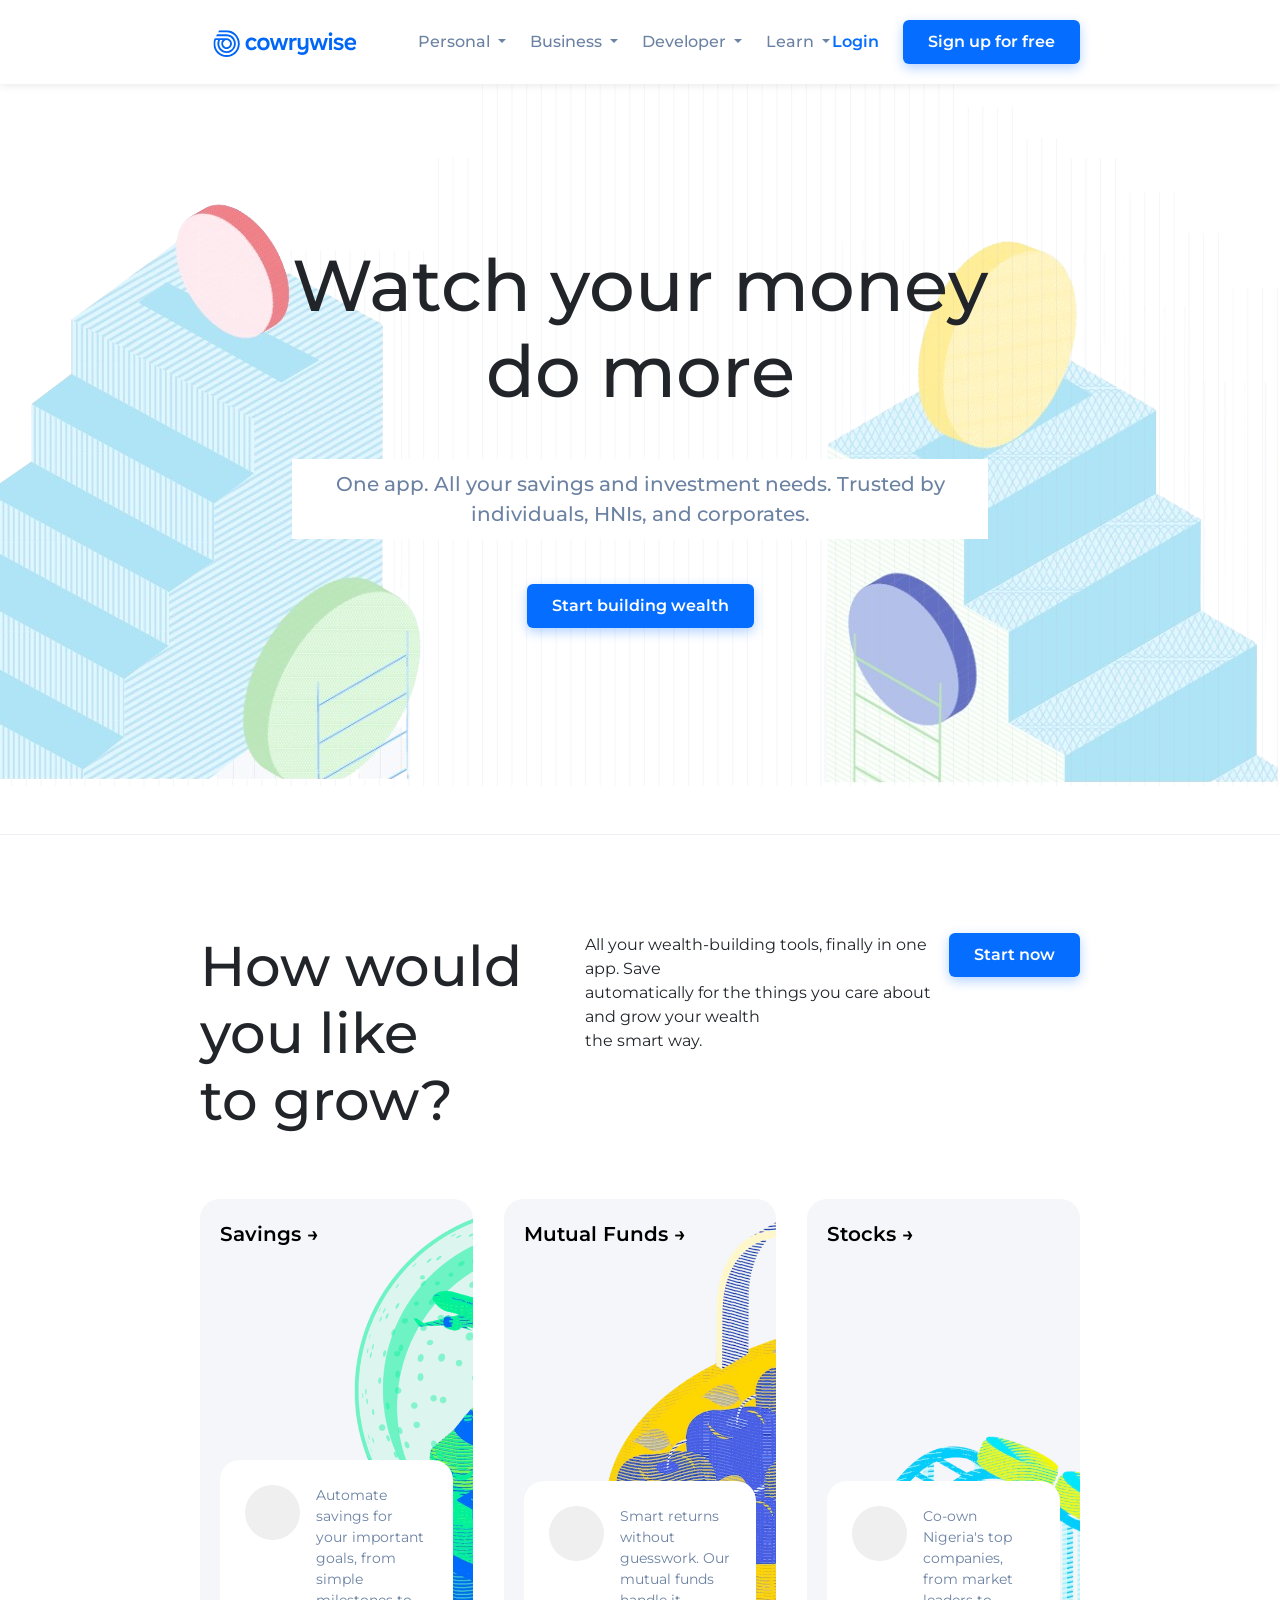
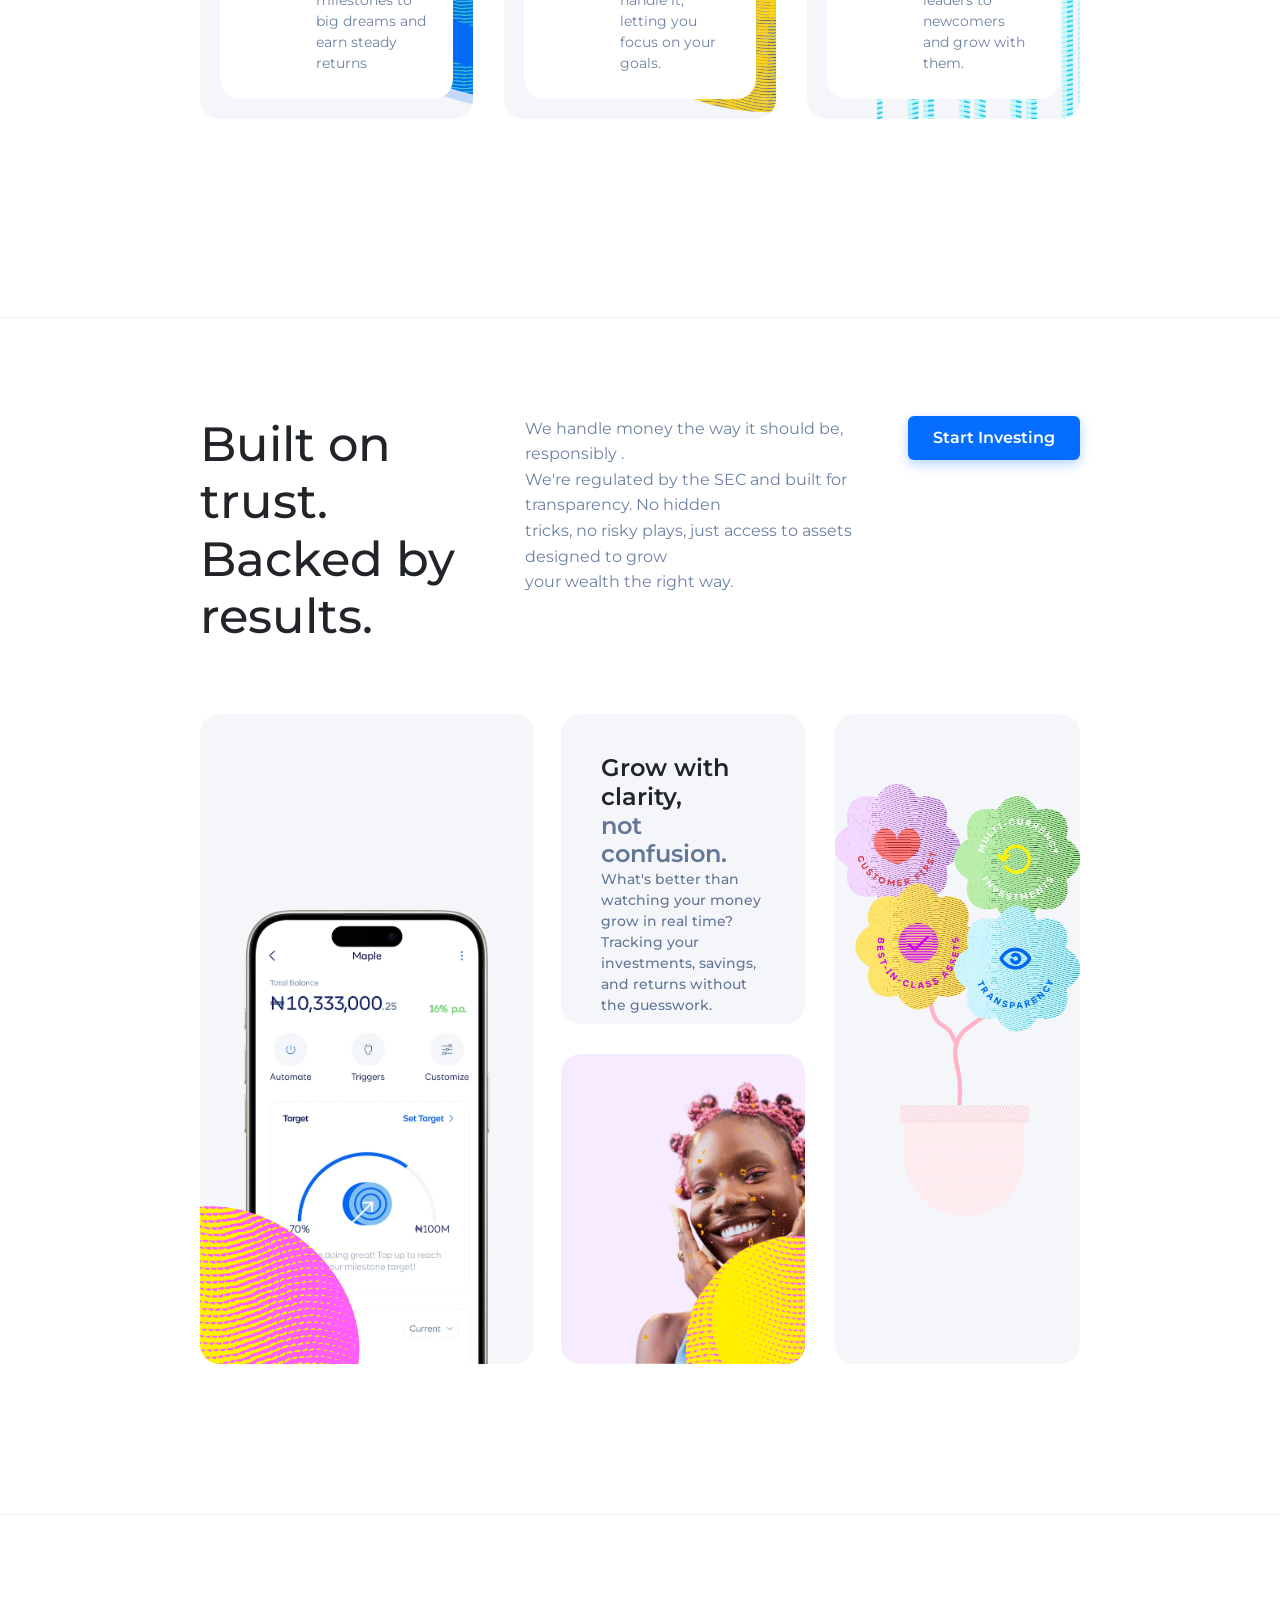
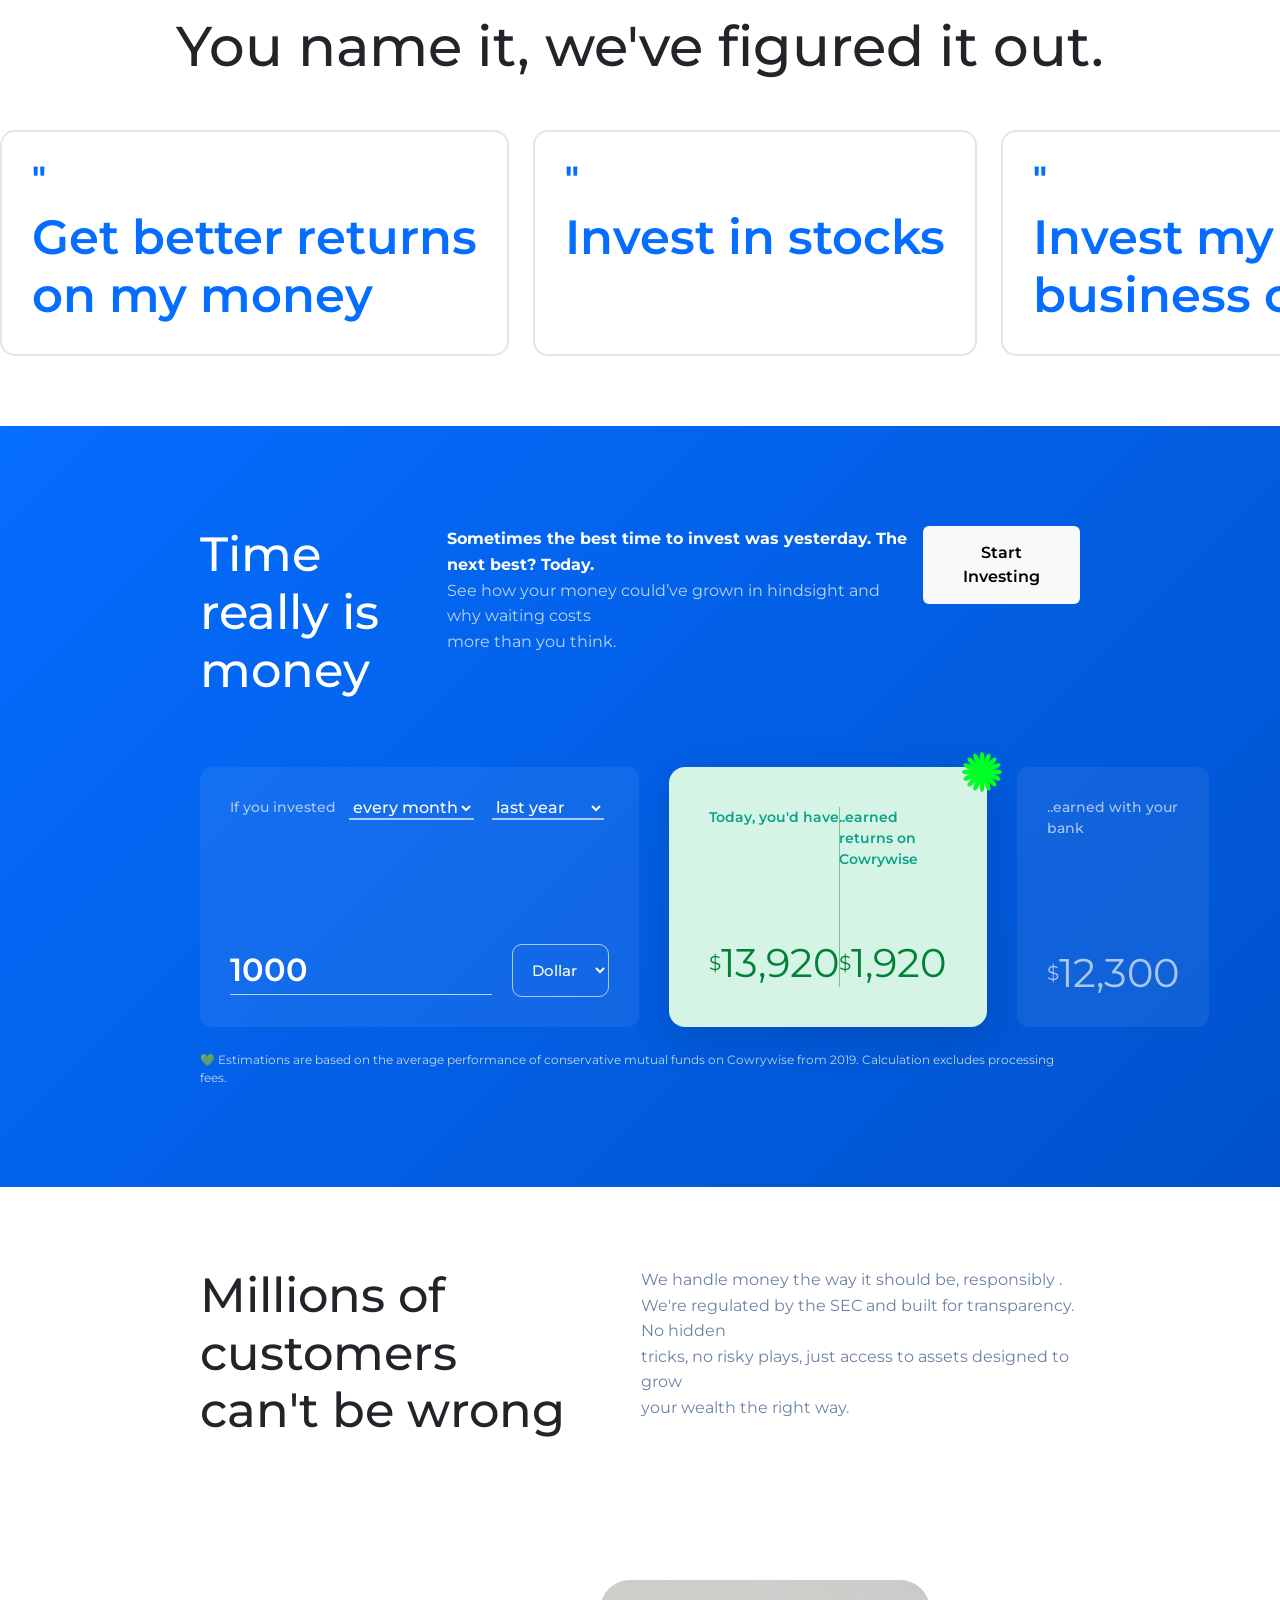
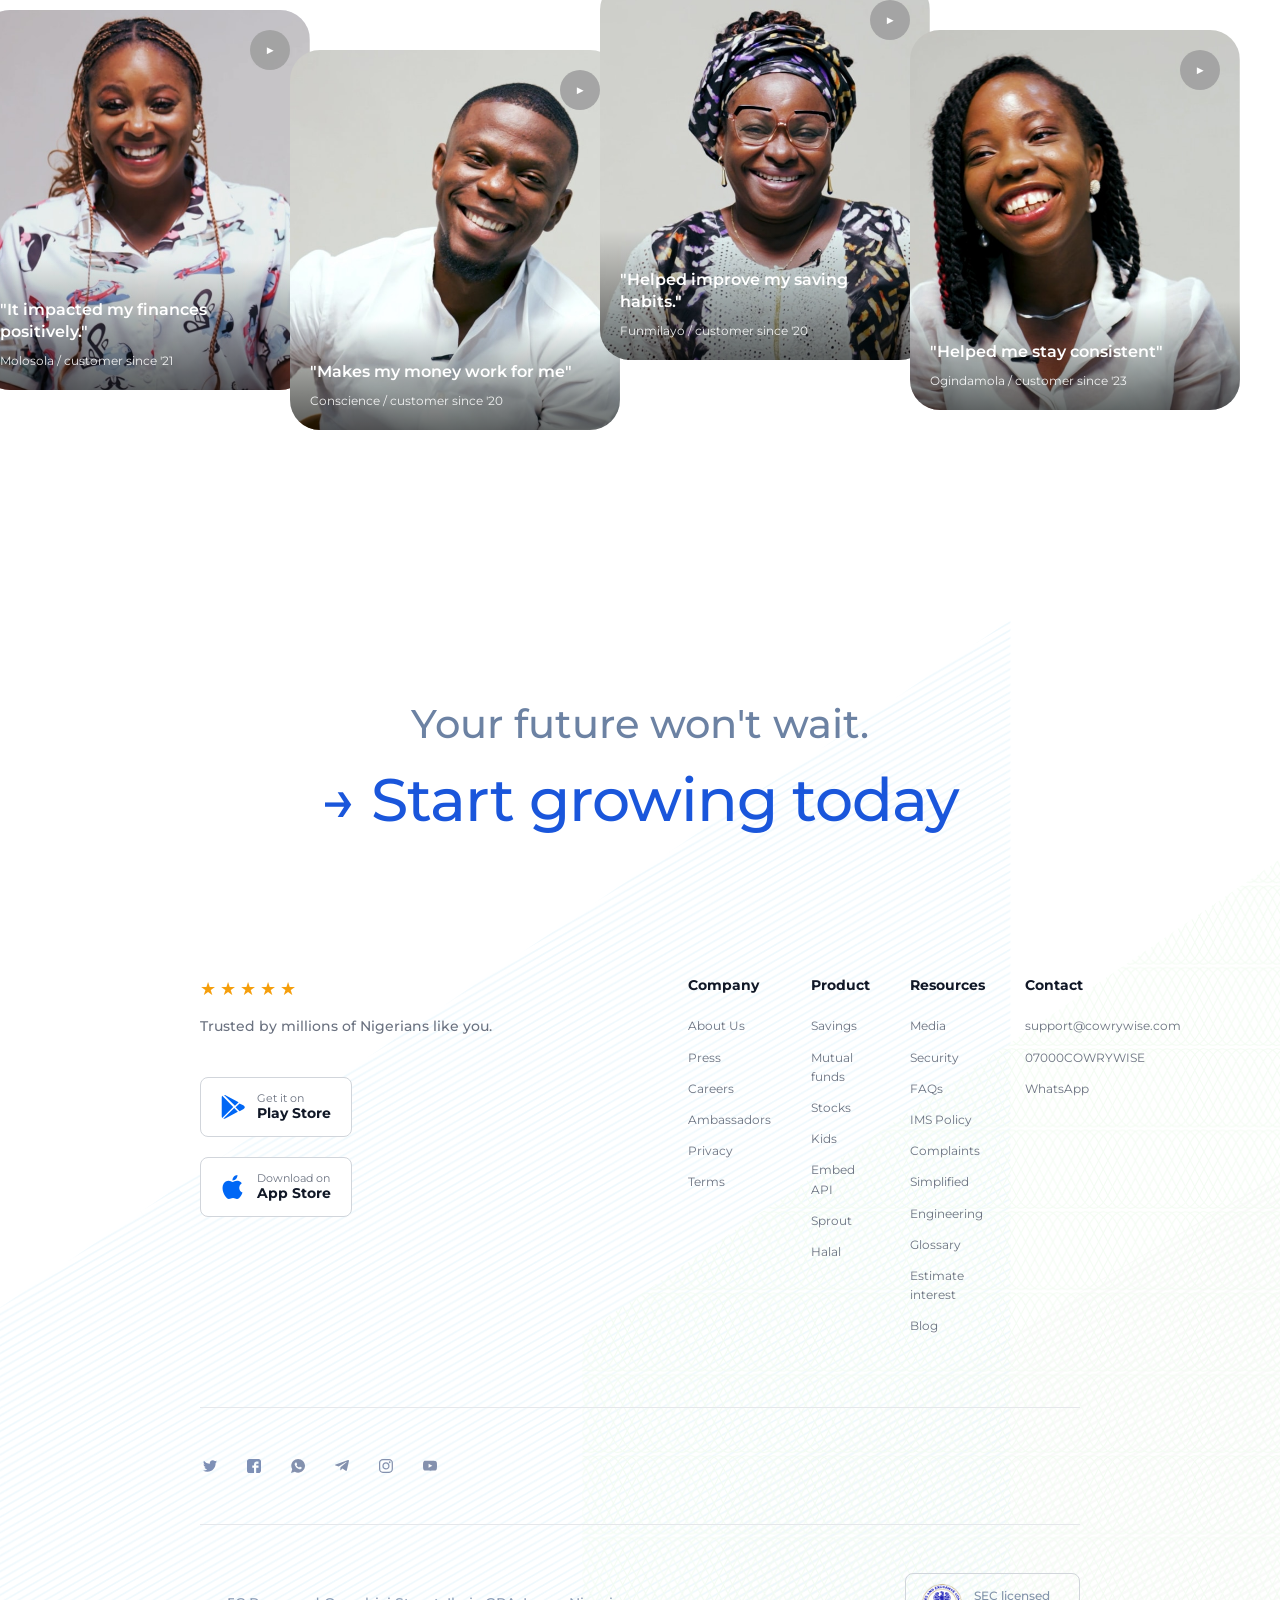
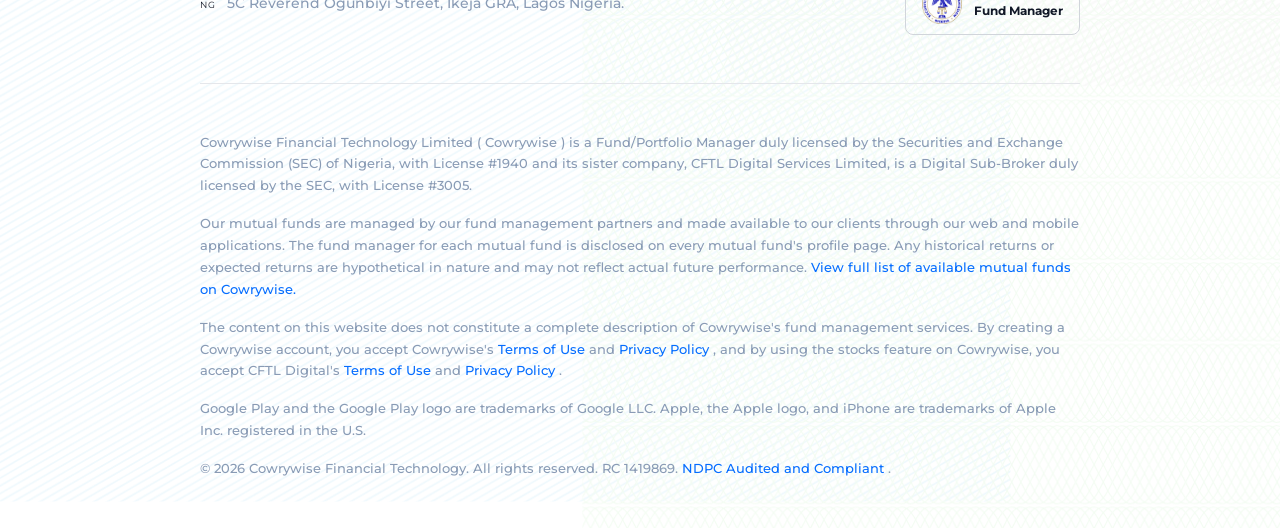
<file: index.html>
<!DOCTYPE html>
<html lang="en">
<head>
    <meta charset="UTF-8">
    <meta name="viewport" content="width=device-width, initial-scale=1.0">
    <link rel="preconnect" href="https://fonts.googleapis.com">
    <link rel="preconnect" href="https://fonts.gstatic.com" crossorigin>
    <link href="https://fonts.googleapis.com/css2?family=Montserrat:ital,wght@0,100..900;1,100..900&display=swap"
        rel="stylesheet">
    <link rel="icon" href="./media/cowryicon.png">
    <link rel="stylesheet" href="style.css">
    <link href="https://cdn.jsdelivr.net/npm/bootstrap@5.3.8/dist/css/bootstrap.min.css" rel="stylesheet" integrity="sha384-sRIl4kxILFvY47J16cr9ZwB07vP4J8+LH7qKQnuqkuIAvNWLzeN8tE5YBujZqJLB" crossorigin="anonymous">
    <link rel="stylesheet" href="https://cdnjs.cloudflare.com/ajax/libs/font-awesome/6.4.0/css/all.min.css"> 
    <title>Plan, Save and Invest Online | Get high returns | Cowrywise</title>
</head>
<body>
    <nav class="navbar myNav position-sticky top-0 navbar-expand-lg ">
        <div class="container-fluid">
            <a class="navbar-brand" href="#">
                <img src="./media/cowrylogo.svg" alt="">
            </a>
            <button class="navbar-toggler" type="button" data-bs-toggle="collapse" data-bs-target="#navbarSupportedContent"
                aria-controls="navbarSupportedContent" aria-expanded="false" aria-label="Toggle navigation">
                <span class="navbar-toggler-icon"></span>
            </button>
            <div class="collapse ms-lg-5 navbar-collapse" id="navbarSupportedContent">
                <ul class="navbar-nav gap-lg-4 me-auto mb-2 mb-lg-0">
                    
                    <!-- PERSONAL -->

                    <li class="nav-item dropdown">
                        <a class="nav-link dropdown-toggle navList" href="#" role="button" data-bs-toggle="dropdown" data-bs-auto-close="outside"
                            aria-expanded="false">
                            Personal
                        </a>
                        <ul class="dropdown-menu  mydropdownn">
                            <div class="d-flex gap-lg-5">
                                <div class="dropItem">
                                    <li class="d-flex align-items-center  gap-4 mb-4">
                                        <img src="./media/savings icon.svg" alt="">
                                        <div>
                                            <strong>Savings</strong>
                                            <p>Save and earn amazing returns</p>
                                        </div>
                                    </li>
                                    <li class="d-flex align-items-center gap-4 my-4">
                                        <img src="./media/mutualicon.svg" alt="">
                                        <div>
                                            <strong>Mutual Funds</strong>
                                            <p>Grow your wealth without chasing charts</p>
                                        </div>
                                    </li>
                                    <li class="d-flex align-items-center gap-4 my-4">
                                        <img src="./media/stocks.svg" alt="">
                                        <div>
                                            <strong>Stocks <button class="btn-info btn text-light fw-bold">NEW!</button></strong>
                                            <p>Own a slice of Nigeria's top companies</p>
                                        </div>
                                    </li>
                                </div>
                        
                                <div class="verticalLine"></div>
                        
                                <div class="dropItem align-self-start">
                                    <strong class="my-4">Savings</strong>
                                    <li class="my-3">
                                        <a href="#">
                                            <p>Estimate your interests</p>
                                        </a>
                                    </li>
                                    <li class="my-3">
                                        <a href="#">
                                            <p>Know your risk appetite</p>
                                        </a>
                                    </li>
                                    <li class="my-3">
                                        <a href="#">
                                            <p>Plan your child's education</p>
                                        </a>
                                    </li>
                                </div>
                            </div>
                        </ul>
                    </li>


                    <!-- BUSINESS -->
                    
                    <li class="nav-item dropdown">
                        <a class="nav-link dropdown-toggle navList" href="#" role="button" data-bs-toggle="dropdown" data-bs-auto-close="outside"
                            aria-expanded="false">
                            Business
                        </a>
                        <ul class="dropdown-menu  mydropdownn">
                            <div class="d-flex justify-content-between">
                                <div class="dropItem">
                                    <li class="d-flex align-items-center  gap-4 mb-4">
                                        <img src="./media/sprouticon.svg" alt="">
                                        <div>
                                            <strong>Sprout</strong>
                                            <p>Save and earn amazing returns</p>
                                        </div>
                                    </li>
                                </div>
                        
                                
                            </div>
                        </ul>
                    </li>


                    <!-- DEVELOPER -->

                    <li class="nav-item dropdown">
                        <a class="nav-link dropdown-toggle navList" href="#" role="button" data-bs-toggle="dropdown" data-bs-auto-close="outside"
                            aria-expanded="false">
                            Developer
                        </a>
                        <ul class="dropdown-menu  mydropdownn">
                            <div class="d-flex gap-lg-5">
                                <div class="dropItem">
                                    <li class="d-flex align-items-center  gap-4 mb-4">
                                        <img src="./media/embed.svg" alt="">
                                        <div>
                                            <strong>Embed</strong>
                                            <p>Offer investment services in your app</p>
                                        </div>
                                    </li>
                                    <li class="d-flex align-items-center gap-4 my-4">
                                        <img src="./media/docs.svg" alt="">
                                        <div>
                                            <strong>Docs</strong>
                                            <p>Read how to integrate the Embeded API</p>
                                        </div>
                                    </li>
                                </div>
                        
                                <div class="verticalLine"></div>
                        
                                <div class="dropItem align-self-start">
                                    <strong class="my-4">Connect</strong>
                                    <li class="my-3">
                                        <a href="#">
                                            <p>Join Embeded on Slack</p>
                                        </a>
                                    </li>
                                </div>
                            </div>
                        </ul>
                    </li>


                    <!-- LEARN -->

                    <li class="nav-item dropdown">
                        <a class="nav-link dropdown-toggle navList" href="#" role="button" data-bs-toggle="dropdown" data-bs-auto-close="outside"
                            aria-expanded="false">
                            Learn
                        </a>
                        <ul class="dropdown-menu  mydropdownn">
                            <div class="d-flex justify-content-between">
                                <div class="dropItem">
                                    <li class="d-flex align-items-center  gap-4 mb-4">
                                        <img src="./media/docs.svg" alt="">
                                        <div>
                                            <strong>Glossary</strong>
                                            <p>Learn from a curation of simple money terms</p>
                                        </div>
                                    </li>
                                    <li class="d-flex align-items-center  gap-4 mb-4">
                                        <img src="./media/docs.svg" alt="">
                                        <div>
                                            <strong>Blog</strong>
                                            <p>Announcements, articles and stories</p>
                                        </div>
                                    </li>
                                    <li class="d-flex align-items-center  gap-4 mb-4">
                                        <img src="./media/help.svg" alt="">
                                        <div>
                                            <strong>Help Center</strong>
                                            <p>Everything you need to use Cowrywise</p>
                                        </div>
                                    </li>
                                </div>
                        
                                
                            </div>
                        </ul>
                    </li>


                </ul>
                <div class="d-flex align-items-center gap-lg-4 ">
                    <a href="login.html" class="login">Login</a>
                    <a href="signup.html">
                        <button class="signupBtn">Sign up for free</button>
                    </a>

                </div>
            </div>
        </div>
    </nav>


    <section id="hero" class="sec1 d-flex align-items-center justify-content-center">
        <div class="text-center">
            <h1 class="display-2 fw-medium">Watch your money <br> do more</h1>
            <p>One app. All your savings and investment needs. Trusted by <br>individuals, HNIs, and corporates.</p>
            <a href="signup.html">
                <button class=" signupBtn">Start building wealth </button>
            </a>
        </div>
    </section>

    <hr class="my-5" style="border-color: #6c82a38a;">

    <section class="sec2">
        <div class="d-lg-flex gap-2 justify-content-between mb-5">
            <h2 class="display-4 fw-medium mb-sm-3">How would you like <br> to grow?</h2>
            <p class="mb-sm-3">All your wealth-building tools, finally in one app. Save <br>automatically for the things you care about and grow your wealth <br>the smart way.</p>
            <div>
                <button class="signupBtn mb-sm-4">Start now</button>
            </div>
        </div>

        <div class="my-5 d-lg-flex d-md-flex d-sm-flex justify-content-between gap-lg-4 flex-wrap">
            <div class="savingsItem savingsimg1">
                <a href="#">Savings <span class="arrowRight">&#8594;</span></a>

                <div class="d-flex gap-3 savings-buttom">
                    <div><button></button></div>
                    <p>Automate savings for your important goals, from simple milestones to big dreams and earn steady returns</p>
                </div>
            </div>
            <div class="savingsItem savingsimg2">
                <a href="#">Mutual Funds <span class="arrowRight">&#8594;</span></a>
                <div class="d-flex gap-3 savings-buttom">
                    <div><button></button></div>
                    <p>Smart returns without guesswork. Our mutual funds handle it, letting you focus on your goals.</p>
                </div>
            </div>
            <div class="savingsItem savingsimg3">
                <a href="#">Stocks <span class="arrowRight">&#8594;</span></a>
                <div class="d-flex gap-3 savings-buttom">
                    <div><button></button></div>
                    <p>Co-own Nigeria's top companies, from market leaders to newcomers and grow with them.</p>
                </div>
            </div>
        </div>
    </section>

    <hr class="my-5" style="border-color: #6c82a38a;">

    <section class="sec2 ">
        <div class="d-lg-flex gap-2 justify-content-between mb-5 secHeader">
            <h2 class="display-4 fw-medium mb-sm-3">Built on trust. <br>Backed by results.</h2>
            <p class="mb-sm-3">We handle money the way it should be, responsibly . <br>We're regulated by the SEC and built for transparency. No hidden <br>tricks, no risky plays, just access to assets designed to grow <br>your wealth the right way.</p>
            <div>
                <button class="signupBtn mb-sm-4">Start Investing</button>
            </div>
        </div>

        <div class="d-lg-flex d-md-flex d-sm-flex justify-content-between gap-lg-4 flex-wrap">
            <div class="phoneDiv">
                <img src="./media/s-coin-2.png" alt="" class="rollCoin">
            </div>
            <div class="growContainer">
                <div class="growWith ">
                    <div class="clarity">
                        <h4>Grow with clarity, <br> <span>not confusion.</span></h4>
                        <p>What's better than watching your money grow in real time? Tracking your investments, savings, and returns without the guesswork.</p>
                    </div>
                    <div class="modelGirl">
                        <img src="./media/s-coin-2.png" alt="" class="rollCoin2">
                    </div>
                </div>
                <div class="growWith flowerContainer"></div>
            </div>
        </div>

        
    </section>

    <hr class="my-5" style="border-color: #6c82a38a;">

    <section class="sec3">
        <h2 class="display-4 fw-medium mb-sm-3 text-center">You name it, we've figured it out.</h2>

        <div class="cardsContainer d-flex gap-4">
            
            <div class="featureCard">
                <p class="quoteMark">"</p>
                <h4 class="blueText">Get better returns <br> on my money</h4>
            </div>
            <div class="featureCard">
                <p class="quoteMark">"</p>
                <h4 class="blueText">Invest in stocks</h4>
            </div>
            <div class="featureCard">
                <p class="quoteMark">"</p>
                <h4 class="blueText">Invest my <br> business cash</h4>
            </div>
            <div class="featureCard">
                <p class="quoteMark">"</p>
                <h4 class="blueText">Invest in mutual <br> funds easily</h4>
            </div>
            <div class="featureCard">
                <p class="quoteMark">"</p>
                <h4 class="blueText">Automate and <br> build my savings</h4>
            </div>
            <div class="featureCard">
                <p class="quoteMark">"</p>
                <h4 class="blueText">Access Naira & <br> USD investments</h4>
            </div>
            <div class="featureCard">
                <p class="quoteMark">"</p>
                <h4 class="blueText">Get better returns <br> on my money</h4>
            </div>
            <div class="featureCard">
                <p class="quoteMark">"</p>
                <h4 class="blueText">Invest in stocks</h4>
            </div>
            <div class="featureCard">
                <p class="quoteMark">"</p>
                <h4 class="blueText">Invest my <br> business cash</h4>
            </div>
            <div class="featureCard">
                <p class="quoteMark">"</p>
                <h4 class="blueText">Invest in mutual <br> funds easily</h4>
            </div>
            <div class="featureCard">
                <p class="quoteMark">"</p>
                <h4 class="blueText">Automate and <br> build my savings</h4>
            </div>
            <div class="featureCard">
                <p class="quoteMark">"</p>
                <h4 class="blueText">Access Naira & <br> USD investments</h4>
            </div>
        </div>
    </section>

    <section class="sec4">
        <div class="d-lg-flex gap-2 secHeader justify-content-between mb-5 sec4Title">
            <h2 class="display-4 fw-medium mb-sm-3 ">Time really is <br> money</h2>
            <p class="mb-sm-3">
                <strong>Sometimes the best time to invest was yesterday. The next best? Today.</strong> <br>
                <span>See how your money could’ve grown in hindsight and why waiting costs <br> more than you
                    think.</span>
            </p>
            <div>
                <button class="btn border-0 btn-light mb-sm-4">Start Investing</button>
            </div>
        </div>
        <div class="sec4Content">
            <div class="calculatorBox">
                <p class="calcText d-flex gap-2">
                    <span class="timeLabel">If you invested</span>
                    <select class="timeSelect">
                        <option>every month</option>
                        <option>every week</option>
                        <option>daily</option>
                        <option>once</option>
                    </select>
                    <select class="timeSelect">
                        <option>last year</option>
                        <option>2 years ago</option>
                        <option>3 years ago</option>
                        <option>5 years ago</option>
                    </select>
                </p>
    
                <div class="amountBox">
                    <input type="number" class="amountField" value="1000" placeholder="0">
                    <select class="currencySelect">
                        <option>Dollar</option>
                        <option>Naira</option>
                        <option>Euro</option>
                    </select>
                </div>
    
                
            </div>
    
            <div class="resultCard">
                <img src="./media/greenroll.svg" alt="" class="greenroll">
                <div class="resultHeader">
                    <span class="resultLabel">Today, you'd have</span>
                    <p class="mainAmount display-6 fw-normal">
                        <span class="currency">$</span>
                        <span>12,516</span>
                    </p>
                </div>
                <hr class="linebottom">
                <div class="linebetween"></div>
                <div class="resultHeader">
                    <span class="resultLabel">..earned returns on Cowrywise</span>
                    <p class="mainAmount display-6 fw-normal">
                        <span class="currency">$</span>
                        <span>516</span>
                    </p>
                </div>
            </div>

            <div class="calculatorBox">
                <p class="calcText">
                    <span class="timeLabel">..earned with your bank</span>
                </p>
    
                <p class="mainAmount timeLabel display-6 fw-normal">
                    <span class="currency">$</span>
                    <span>96</span>
                </p>
    
                
            </div>
            
        </div>
        <div class="disclaimerText mt-4">
            <p>💚 Estimations are based on the average performance of conservative mutual funds on Cowrywise from
                2019. Calculation excludes processing fees.</p>
        </div>
    </section>

    <section class="sec5">
        <div class="d-lg-flex gap-2 secHeader justify-content-between mb-5">
            <h2 class="display-4 fw-medium mb-sm-3">Millions of customers <br>can't be wrong</h2>
            <p class="mb-sm-3">We handle money the way it should be, responsibly . <br>We're regulated by the SEC and built for transparency. No hidden <br>tricks, no risky plays, just access to assets designed to grow <br>your wealth the right way.</p>
        </div>

        <div class="testimonials-container">
            <div class="testimonial-card video-card">
                <img src="./media/moyosoluwa.jpg" alt="Customer 1" class="testimonial-media poster-image">
                <video class="testimonial-media video-element" autoplay muted loop>
                    <source src="./media/moyosoluwa.mp4" type="video/mp4">
                </video>
                <button class="play-button-overlay">&#x25B6;</button>
                <div class="testimonial-overlay">
                    <p>"It impacted my finances positively."</p>
                    <small>Molosola / customer since '21</small>
                </div>
            </div>

            <div class="testimonial-card video-card">
                <img src="./media/conscience.jpg" alt="Customer 2" class="testimonial-media">
                <video class="testimonial-media video-element" autoplay muted loop>
                    <source src="./media/conscience.mp4" type="video/mp4">
                </video>
                <button class="play-button-overlay">&#x25B6;</button>
                <div class="testimonial-overlay">
                    <p>"Makes my money work for me"</p>
                    <small>Conscience / customer since '20</small>
                </div>
            </div>

            <div class="testimonial-card video-card">
                <img src="./media/funmilola.jpg" alt="Customer 3" class="testimonial-media">
                <video class="testimonial-media video-element" autoplay muted loop>
                    <source src="./media/funmilola.mp4" type="video/mp4">
                </video>
                <button class="play-button-overlay">&#x25B6;</button>
                <div class="testimonial-overlay">
                    <p>"Helped improve my saving habits."</p>
                    <small>Funmilayo / customer since '20</small>
                </div>
            </div>

            <div class="testimonial-card video-card">
                <img src="./media/oyindamola.jpg" alt="Customer 4" class="testimonial-media">
                <video class="testimonial-media video-element" autoplay muted loop>
                    <source src="./media/oyindamola.mp4" type="video/mp4">
                </video>
                <button class="play-button-overlay">&#x25B6;</button>
                <div class="testimonial-overlay">
                    <p>"Helped me stay consistent"</p>
                    <small>Ogindamola / customer since '23</small>
                </div>
            </div>
        </div>
    </section>


    <section class="sec6">
        <!-- Part 1: CTA Header -->
        <div class="sec6-cta">
            <h2 class="sec6-cta-line1 display-6">Your future won't wait.</h2>
            <h2 class="sec6-cta-line2">→ Start growing today</h2>
        </div>

        <!-- Part 2: Footer Body -->
        <footer class="sec6-footer">
            <!-- Left Half / Mobile Top -->
            <div class="footer-left">
                <!-- Stars & Trust Text -->
                <div class="footer-trust">
                    <div class="stars">★★★★★</div>
                    <p class="trust-text">Trusted by millions of Nigerians like you.</p>
                </div>

                <!-- App Store Buttons -->
                <div class="app-buttons">
                    <button class="app-btn play-store">
                        <img class="btn-icon" src="./media/playstoreicon.svg" alt="">
                        <div class="btn-text">
                            <small>Get it on</small>
                            <strong>Play Store</strong>
                        </div>
                    </button>
                    <button class="app-btn app-store">
                        <img class="btn-icon" src="./media/appleicon.svg" alt="">
                        <div class="btn-text">
                            <small>Download on</small>
                            <strong>App Store</strong>
                        </div>
                    </button>
                </div>
            </div>

            <!-- Divider (Desktop only) -->
            <div class="footer-divider"></div>

            <!-- Right Half / Mobile Bottom -->
            <div class="footer-right">
                <!-- Company Column -->
                <nav class="footer-column">
                    <h3 class="footer-header">Company</h3>
                    <ul>
                        <li><a href="#">About Us</a></li>
                        <li><a href="#">Press</a></li>
                        <li><a href="#">Careers</a></li>
                        <li><a href="#">Ambassadors</a></li>
                        <li><a href="#">Privacy</a></li>
                        <li><a href="#">Terms</a></li>
                    </ul>
                </nav>

                <!-- Product Column -->
                <nav class="footer-column">
                    <h3 class="footer-header">Product</h3>
                    <ul>
                        <li><a href="#">Savings</a></li>
                        <li><a href="#">Mutual funds</a></li>
                        <li><a href="#">Stocks</a></li>
                        <li><a href="#">Kids</a></li>
                        <li><a href="#">Embed API</a></li>
                        <li><a href="#">Sprout</a></li>
                        <li><a href="#">Halal</a></li>
                    </ul>
                </nav>

                <!-- Resources Column -->
                <nav class="footer-column">
                    <h3 class="footer-header">Resources</h3>
                    <ul>
                        <li><a href="#">Media</a></li>
                        <li><a href="#">Security</a></li>
                        <li><a href="#">FAQs</a></li>
                        <li><a href="#">IMS Policy</a></li>
                        <li><a href="#">Complaints</a></li>
                        <li><a href="#">Simplified</a></li>
                        <li><a href="#">Engineering</a></li>
                        <li><a href="#">Glossary</a></li>
                        <li><a href="#">Estimate interest</a></li>
                        <li><a href="#">Blog</a></li>
                    </ul>
                </nav>

                <!-- Contact Column -->
                <nav class="footer-column">
                    <h3 class="footer-header">Contact</h3>
                    <ul>
                        <li><a href="mailto:support@cowrywise.com">support@cowrywise.com</a></li>
                        <li><a href="tel:070000COWRYWISE">07000COWRYWISE</a></li>
                        <li><a href="#">WhatsApp</a></li>
                    </ul>
                </nav>
            </div>
        </footer>
        <footer class="sec6-footer2">
            <!-- Row 1: Social Icons -->
            <div class="social-icons-row">
                <div class="container-fluid">
                    <div class="d-flex gap-4 align-items-center py-4">
                        <a href="#" class="social-icon" title="Twitter/X">
                            <img src="./media/twitter.svg" alt="">
                        </a>
                        <a href="#" class="social-icon" title="Facebook">
                            <img src="./media/facebook.svg" alt="">
                        </a>
                        <a href="#" class="social-icon" title="WhatsApp">
                            <img src="./media/whatsapp.svg" alt="">
                        </a>
                        <a href="#" class="social-icon" title="Telegram">
                            <img src="./media/telegram.svg" alt="">
                        </a>
                        <a href="#" class="social-icon" title="Instagram">
                            <img src="./media/instagram.svg" alt="">
                        </a>
                        <a href="#" class="social-icon" title="YouTube">
                            <img src="./media/youtube.svg" alt="">
                        </a>
                    </div>
                </div>
            </div>

            <!-- Row 2: Address + SEC Badge -->
            <div class="address-sec-row">
                <div class="container-fluid">
                    <div class="row align-items-center py-4">
                        <div class="col-md-6 col-12 address-section">
                            <p class="address-text">
                                <span class="ng-label">NG</span>
                                5C Reverend Ogunbiyi Street, Ikeja GRA, Lagos Nigeria.
                            </p>
                        </div>
                        <div class="col-md-6 col-12 text-md-end text-start sec-badge-section">
                            <div class="sec-badge">
                                <img src="./media/sec-logo.uViKvy1J.png" alt="SEC seal" class="sec-logo">
                                <div class="sec-badge-text">
                                    <small>SEC licensed</small>
                                    <strong>Fund Manager</strong>
                                </div>
                            </div>
                        </div>
                    </div>
                </div>
            </div>

            <!-- Row 3: Legal Disclaimer -->
            <div class="legal-disclaimer-row">
                <div class="container-fluid">
                    <div class="py-4">
                        <p class="legal-text">
                            Cowrywise Financial Technology Limited ( Cowrywise ) is a Fund/Portfolio Manager duly licensed by the Securities and Exchange Commission (SEC) of Nigeria, with License #1940 and its sister company, CFTL Digital Services Limited, is a Digital Sub-Broker duly licensed by the SEC, with License #3005.
                        </p>
                        <p class="legal-text">
                            Our mutual funds are managed by our fund management partners and made available to our clients through our web and mobile applications. The fund manager for each mutual fund is disclosed on every mutual fund's profile page. Any historical returns or expected returns are hypothetical in nature and may not reflect actual future performance. <a href="#">View full list of available mutual funds on Cowrywise.</a>
                        </p>
                        <p class="legal-text">
                            The content on this website does not constitute a complete description of Cowrywise's fund management services. By creating a Cowrywise account, you accept Cowrywise's <a href="#">Terms of Use</a> and <a href="#">Privacy Policy</a> , and by using the stocks feature on Cowrywise, you accept CFTL Digital's <a href="#">Terms of Use</a> and <a href="#">Privacy Policy</a> .
                        </p>
                        <p class="legal-text">
                            Google Play and the Google Play logo are trademarks of Google LLC. Apple, the Apple logo, and iPhone are trademarks of Apple Inc. registered in the U.S.
                        </p>
                        <p class="legal-text">
                            © 2026 Cowrywise Financial Technology. All rights reserved. RC 1419869. <a href="#">NDPC Audited and Compliant</a> .
                        </p>
                    </div>
                </div>
            </div>
        </footer>
    </section>

    <script src="https://cdn.jsdelivr.net/npm/bootstrap@5.3.8/dist/js/bootstrap.bundle.min.js" integrity="sha384-FKyoEForCGlyvwx9Hj09JcYn3nv7wiPVlz7YYwJrWVcXK/BmnVDxM+D2scQbITxI" crossorigin="anonymous"></script>
    <script src="./investmentCalculator.js"></script>
</body>
</html>
</file>
<file: style.css>
@import url('https://fonts.googleapis.com/css2?family=DM+Sans:ital,opsz,wght@0,9..146,100..1000;1,9..146,100..1000&display=swap');

*{
    padding: 0 !important;
    margin: 0 !important;
    box-sizing: border-box !important;
    font-family: "Montserrat", sans-serif !important;
    /* outline: 1px solid red; */
}
body{
    overflow-x: hidden !important;
}
/* =================LOGIN PAGE ============= */
.loginBody{
    background-color: #F4F7FA;
}
.loginSec{
    display: block;
    margin: 50px auto !important;
    max-width:80pc;
    /* padding: 30px; */
    width: 100% !important;
}
.loginLogo img{
    width: 100%;
    max-width: 180px; 
    margin-bottom: 80px !important;
}
.jump h3{
    font-size: 48px;
    font-weight: bold;
}
.jump h4{
    color:RGBA(10, 46, 101, 0.3);
    font-size: 24.96px;
    margin: 15px 0 !important;
    font-weight: bold;
}
.jump p{
    font-size: 12.8px;
}
.jump a{
    color: #056DFF;
    text-decoration: none;
    font-weight: 600;
}
.formCon .form{
    background-color: white;
    padding:40px 50px !important;
    border-radius: 10px !important;
    box-shadow: 0 1px 28px rgba(0, 0, 0, 0.068) !important;
}
.signWith a{
    border: 1px solid #E5E5E5;
    color: black;
    font-weight: 600;
    font-size: 15.2px;
    text-decoration: none;
    padding:10px !important;
    width: 100%;
    border-radius: 5px !important;
    text-align: center;
    display: flex !important;
    align-items: center !important;
    justify-content: center !important;
    gap: 4px !important;
}
.signWith a svg{
    width: 18px !important;
    height: 18px !important;
}
.signWith a.googleSignIn{
    display: flex !important;
    align-items: center !important;
    justify-content: center !important;
    gap: 4px !important;
}
.signWith a.googleSignIn svg{
    width: 18px !important;
    height: 18px !important;
    margin-right: 2px !important;
}
.formCon hr{
    border: 1px solid #E5E5E5;
}
.formCon input{
    border: 1px solid #E5E5E5;
    border-radius: 5px;
}
.formCon input:focus{
    border: 1px solid #056DFF;
    outline: none !important;
}
.emailInputContainer{
    position: relative !important;
    margin-bottom: 20px !important;
}
.emailInputContainer label{
    position: absolute !important;
    top: -10px !important;
    left: 15px !important;
    background-color: white !important;
    padding: 0 5px !important;
    font-size: 12px !important;
    color: #056DFF ;
    font-weight: 600 !important;
    pointer-events: none !important;
    opacity: 0 !important;
    transition: all 0.1s linear !important;
}
.emailInputContainer input:focus ~ label{
    opacity: 1 !important;
}
.emailInputContainer input::placeholder{
    color: #999 !important;
    transition: color 0.1s linear !important;
}
.emailInputContainer input:focus::placeholder{
    color: transparent !important;
}
.forgetPass{
    color: #056DFF;
    text-decoration: none;
    font-weight: 600;
    font-size: 12.8px;
}
.formCon button{
    background-color: #056DFF;
    color: white;
    font-weight: 600;
    font-size: 15.2px;
    border: none !important;
    padding:10px 20px !important;
    width: 100%;
    border-radius: 5px !important;
}
.formFooter p{
    font-size: 12.8px;
}
.formFooter p a{
    color: #056DFF;
    text-decoration: none;
    font-weight: 600;
}
.rightLogo{
    position: fixed !important;
    bottom: 20px !important;
    right: 20px !important;
    border: none !important;
    width: 50px !important;
    border-radius: 50% !important;
    overflow: hidden;
    background-color: #056DFF;
    height: 50px;
}
.rightLogo img{
    width: 60%;
    border-radius: 50% !important;
}





/* ================SIGNUP SEC============= */
.signupBody{
    background-color: #F4F7FA;
    background-image: url(./media/sinupbg.svg);
    background-repeat: no-repeat;
    background-position: bottom right;
    /* height: 100vh !important; */
    overflow-x: hidden !important;
}
.formCon .form h2{
    font-size: 40px;
    font-weight: bold;
    margin-bottom: 30px !important;
}
.formCon .form h4{
    font-size: 35px;
    font-weight: 600;
    margin-bottom: 30px !important;
}
.startInvest{
    gap: 60px;
}
.startInvest .formCon{
    width: 60%;
}
.formFooter p img{
    width: 23px;
}
.dontwait h5{
    font-size: 24px;
    font-weight: 600;
}
.dontwait p{
    font-size: 16px;
    color: #6C82A3;
}
/* ================HALAL MODAL================= */
.halal-modal-overlay {
    display: none !important;
    position: fixed !important;
    top: 0 !important;
    left: 0 !important;
    width: 100% !important;
    height: 100% !important;
    background-color: rgba(0, 0, 0, 0.5) !important;
    z-index: 1000 !important;
    align-items: center !important;
    justify-content: center !important;
}

.halal-modal-overlay.show {
    display: flex !important;
}

.halal-modal {
    background-color: white !important;
    border-radius: 12px !important;
    padding: 40px !important;
    max-width: 400px !important;
    width: 90% !important;
    position: relative !important;
    box-shadow: 0 10px 40px rgba(0, 0, 0, 0.15) !important;
    text-align: center !important;
}

.halal-modal-close {
    position: absolute !important;
    top: 15px !important;
    right: 15px !important;
    background: none !important;
    border: none !important;
    font-size: 28px !important;
    cursor: pointer !important;
    color: #999 !important;
    width: 30px !important;
    height: 30px !important;
    padding: 0 !important;
    display: flex !important;
    align-items: center !important;
    justify-content: center !important;
}

.halal-modal-close:hover {
    color: #333 !important;
}

.halal-modal-content {
    display: flex !important;
    flex-direction: column !important;
    align-items: center !important;
    gap: 20px !important;
}

.halal-icon {
    width: 60px !important;
    height: 60px !important;
    margin-bottom: 10px !important;
}

.halal-modal h3 {
    font-size: 24px !important;
    font-weight: 700 !important;
    color: #0A2E65 !important;
    margin: 0 !important;
}

.halal-modal p {
    font-size: 14px !important;
    color: #7A8FAA !important;
    line-height: 1.6 !important;
    margin: 0 !important;
}

.halal-got-it-btn {
    background-color: #056DFF !important;
    color: white !important;
    border: none !important;
    padding: 12px 40px !important;
    border-radius: 5px !important;
    font-weight: 600 !important;
    font-size: 14px !important;
    cursor: pointer !important;
    margin-top: 10px !important;
    transition: background-color 0.3s ease !important;
}

.halal-got-it-btn:hover {
    background-color: #044AC4 !important;
}

/* ================PIN MODAL================= */
.pin-modal-overlay {
    display: none !important;
    position: fixed !important;
    top: 0 !important;
    left: 0 !important;
    width: 100% !important;
    height: 100% !important;
    background-color: rgba(0, 0, 0, 0.5) !important;
    z-index: 1000 !important;
    align-items: center !important;
    justify-content: center !important;
}

.pin-modal-overlay.show {
    display: flex !important;
}

.pin-modal {
    background-color: white !important;
    border-radius: 12px !important;
    padding: 40px !important;
    max-width: 450px !important;
    width: 90% !important;
    position: relative !important;
    box-shadow: 0 10px 40px rgba(0, 0, 0, 0.15) !important;
    text-align: center !important;
}

.pin-modal-content {
    display: flex !important;
    flex-direction: column !important;
    align-items: center !important;
    gap: 20px !important;
}

.pin-icon {
    width: 60px !important;
    height: 60px !important;
    margin-bottom: 10px !important;
}

.pin-modal h3 {
    font-size: 24px !important;
    font-weight: 700 !important;
    color: #0A2E65 !important;
    margin: 0 !important;
}

.pin-modal p {
    font-size: 14px !important;
    color: #7A8FAA !important;
    line-height: 1.6 !important;
    margin: 0 !important;
}

.pin-section {
    width: 100% !important;
    text-align: left !important;
}

.pin-section label {
    font-size: 14px !important;
    font-weight: 600 !important;
    color: #0A2E65 !important;
    display: block !important;
    margin-bottom: 12px !important;
}

.pin-inputs-group {
    display: flex !important;
    gap: 12px !important;
    justify-content: center !important;
}

.pin-input {
    width: 50px !important;
    height: 50px !important;
    font-size: 24px !important;
    text-align: center !important;
    border: 2px solid #E0E8F1 !important;
    border-radius: 8px !important;
    padding: 0 !important;
    transition: border-color 0.3s ease !important;
}

.pin-input:focus {
    outline: none !important;
    border-color: #056DFF !important;
    box-shadow: 0 0 0 3px rgba(5, 109, 255, 0.1) !important;
}

.pin-input:hover {
    border-color: #056DFF !important;
}

.pin-create-btn {
    background-color: #056DFF !important;
    color: white !important;
    border: none !important;
    padding: 12px 40px !important;
    border-radius: 5px !important;
    font-weight: 600 !important;
    font-size: 14px !important;
    cursor: pointer !important;
    transition: background-color 0.3s ease !important;
    width: 100% !important;
}

.pin-create-btn:hover {
    background-color: #044AC4 !important;
}

.pin-input.error {
    border-color: #E74C3C !important;
    background-color: rgba(231, 76, 60, 0.05) !important;
}

.pin-error-message {
    font-size: 13px !important;
    color: #E74C3C !important;
    text-align: center !important;
    margin-top: 12px !important;
    font-weight: 500 !important;
    min-height: 20px !important;
}

.seemore{
    border: none;
    border-radius: 20px;
    background-color: white;
    color: #056DFF;
    font-weight: 600;
    font-size: 14px;
    padding: 5px 15px !important;
}


/* ==================LANDING PAGE================ */
.myNav{
    padding: 20px 200px !important;
    background-color: white !important;
    box-shadow: 0 2px 8px rgba(0, 0, 0, 0.08) !important;
    z-index: 10;
}
.myNav .navbar-brand img{
    width: 170px;
}
.mydropdownn{
    border: none !important;
    box-shadow: 0 2px 8px rgba(0, 0, 0, 0.08) !important;
    background-color: white !important;  
    width:max-content !important;
    border-radius: 10px !important;
    padding: 40px  !important;
    pointer-events: auto !important;
}
.mydropdownn .dropItem{
    pointer-events: auto !important;
}
.mydropdownn .dropItem li{
    pointer-events: auto !important;
    cursor: pointer !important;
}
.dropItem img{
    width: 45px;
}
.dropItem strong{
    font-weight: 600;
}
.dropItem p{
    font-size: 14px;
    color: #6C82A3;
    font-weight: 500;
    transition: .5s ease;
}
.dropItem li:hover, .dropItem li:hover p{
    color: #056DFF;
    transition: .5s ease;
}
.dropItem strong button{
    font-size: 10px;
    letter-spacing: 2px;
    padding:1px 2px !important;
}
.verticalLine{
    width: 1px;
    height:auto;
    background-color: #E5E5E5;
}
.dropItem a{
    text-decoration: none;
}
.navList{
    color: #6C82A3 !important;
    font-weight: 500 !important;
    transition: .5s ease;
}
.navList:hover, .navList:focus{
    color: black !important;
}
.navExtraLinks{
    margin-left: auto !important;
}
.navExtraLinks .nav-item .navList{
    color: #6C82A3 !important;
    font-weight: 500 !important;
    font-size: 15px !important;
}
.navExtraLinks .nav-item .navList:hover{
    color: black !important;
}
.login{
    text-decoration: none;
    color: #056DFF;
    font-weight: 600;
    font-size: 16px;
}
.signupBtn{
    font-weight: 600;
    font-size: 16px;
    width: max-content;
    color: white;
    background-color: #056DFF;
    border:none;
    padding: 10px 25px !important;
    border-radius: 6px !important;
    box-shadow: 0 4px 12px rgba(5, 109, 255, 0.3) !important;
}


/* ========SEC1============= */
.sec1{
    height: 78vh;
    background-image:url(./media/bgright.png), url(./media/bg-lines.svg), url(./media/bgleft.png);
    background-repeat: no-repeat;
    background-size:auto, cover, auto;
    background-position: left bottom, center, right bottom;
}
.sec1 p{
    font-size: 20px;
    background: white;
    padding: 10px !important;
    font-weight: 500;
    color: #6C82A3;
    margin: 45px 0 !important;
}


/* ============SEC2======== */
.sec2{
    padding: 50px 200px !important;
    margin-bottom:100px !important; 
}
.savingsItem{
    width: 31%;
    padding: 20px !important;
    border-radius: 20px !important;
    height: 520px;
    background-color: #F5F6FA;
    background-repeat: no-repeat;
    background-size: cover;
    background-position: 70px;
    display: flex;
    flex-direction: column;
    justify-content: space-between;
    transition: transform 0.3s ease-in-out;
}
.savingsItem:hover .savings-buttom{
    transform: translateY(-10px) ;
}
.savingsItem:hover a{
    color: #056DFF !important;
}
.savingsItem:hover a .arrowRight{
    transform: translateX(15px);
    display: inline-block;
    transition: transform 0.3s ease-in-out;
}

.savingsItem a .arrowRight{
    display: inline-block;
    transition: transform 0.3s ease-in-out;
}
.savingsItem a{
    color: black;
    font-weight: 600;
    font-size: 20px;
    text-decoration: none;
    transition: transform 0.3s ease-in-out;
}
.savings-buttom{
    background-color: white;
    padding: 25px !important;
    border-radius:20px;
    width: 100%;
    transition: transform 0.2s ease-in-out;
}
.savings-buttom button{
    height: 55px;
    width: 55px;
    border: none;
    border-radius: 50% !important;
}
.savings-buttom p{
    font-size: 14px;
    color: #6C82A3;
}
.savingsimg1{
    background-image: url(./media/savings1.png);
}
.savingsimg2{
    background-image: url(./media/savings2.png);
}
.savingsimg3{
    background-image: url(./media/savings3.png);
}
.phoneDiv{
    background-color: #F5F6FA;
    height: 650px;
    width: 38%;
    border-radius: 20px;
    background-image: url(./media/pnone.png);
    background-repeat: no-repeat;
    background-size: 80%;
    background-position: center 150%;
    position: relative;
    overflow: hidden;
}
.rollCoin{
    width: 280px;
    position: absolute;
    bottom: -120px;
    left: -120px;
    transform: scaleX(-1);
    animation: roll 20s linear infinite;
}
@keyframes roll {
    0%{
        transform: rotate(0deg);
    }
    100%{
        transform: rotate(-360deg);
    }
}
.growContainer{
    width:59% ;
    display: flex;
    gap: 30px;
}
.growWith{
    width: 100%;
    display: flex;
    flex-direction: column;
    gap: 30px;

    /* height: 650px !important; */
}
.growWith span{
    color: #627796;
}
.growWith p{
    font-size:14px !important;
    color: #627796;
    font-weight: 500;
}
.growWith h4{
    font-size:24px;
    font-weight: 600;
}
.growWith div{
    background-color: #F5F6FA;
    padding: 40px !important;
    height:100%;
    display: flex;
    flex-direction: column;
    justify-content: space-between;
    border-radius: 20px !important;
    position: relative;
    overflow: hidden;
}
.rollCoin2{
    width: 240px;
    position: absolute;
    bottom: -110px;
    right: -120px;
    transform: scaleX(-1);
    animation: rolls 20s linear infinite;
}
@keyframes rolls {
    0%{
        transform: rotate(0deg);
    }
    100%{
        transform: rotate(360deg);
    }
}
.modelGirl{
    background-image: url(./media/girl-face-model.png);
    background-repeat: no-repeat;
    background-size: cover;
}
.flowerContainer{
    background-color: #F5F6FA;
    border-radius: 20px;
    background-image: url(./media//flowers.png);
    background-repeat: no-repeat;
    background-size: contain;
    background-position: center 70px;

}

/* ========SEC3======== */
.sec3{
    padding: 50px 0 !important;
}
.cardsContainer{
    margin-top: 50px !important;
    padding-bottom: 20px !important;
    overflow-x: hidden !important;
}

.featureCard{
    border: 2px solid #E5E5E5;
    border-radius: 15px !important;
    padding: 30px !important;
    min-width: fit-content;
    background-color: white;
    transition: transform 0.3s ease, box-shadow 0.3s ease;
    animation: slideLeft 20s linear infinite;
}
.featureCard:hover{
    transform: translateY(-5px);
    box-shadow: 0 4px 16px rgba(0, 0, 0, 0.1);
}
.cardsContainer:has(.featureCard:hover) .featureCard{
    animation-play-state: paused;
}
@keyframes slideLeft {
    0%{
        transform: translateX(0);
    }
    100%{
        transform: translateX(-100vw);
    }
}
.quoteMark{
    color: #056DFF;
    font-size: 32px;
    font-weight: bold;
    margin-bottom: 15px !important;
    line-height: 1;
}
.blueText{
    color: #056DFF;
    font-weight: 600;
    font-size: 48px;
}

/* ========SEC4======== */
.sec4{
    background: linear-gradient(135deg, #056DFF 0%, #0052CC 100%);
    padding: 100px 200px !important;
}

.sec4Title{
    color: white !important;
}
.sec4Title strong{
    color: white;
}
.sec4Title span{
    color: #bbd4fa;
}
.sec4Title button{
    font-size: 16px !important;
    font-weight: 600;
    padding: 15px 40px !important;
}
.sec4Title button:hover{
    background-color:black;
    color: white;
}
.sec4Content{
    color: white;
    display:grid;
    grid-template-columns: 1fr 2fr 1fr;
    gap: 30px;
}
.sec4Highlight{
    display: block;
}
.calculatorBox{
    display: flex;
    width: 100%;
    height: 260px;
    flex-direction: column;
    justify-content: space-between;
    background: rgba(255, 255, 255, 0.062);
    padding: 30px !important;
    border-radius: 12px !important;
}
.timeLabel{
    color:#fafbfca9 !important;
    font-weight: 500;
    width: max-content !important;
}
.calcText{
    color: rgba(255, 255, 255, 0.95);
    font-size: 14px;
}

.timeSelect{
    background-color: transparent;
    border: none;
    border-bottom: 2px solid #fafbfca9 ;
    color: white;
    cursor: pointer;
    font-size: 16px;
    font-weight: 500;
    outline: none;
    /* appearance: none; */
    margin: 0 5px !important;
}
.timeSelect option{
    background-color: #0052CC;
    color: white;
}
.linebetween{
    width: 1px;
    background-color: #52b36ab2;
    height:100%;
}
.amountBox{
    display: flex !important;
    gap: 20px;
    align-items: center;
}
.amountField{
    background-color:transparent;
    border-bottom: 1px solid #bbd4fa !important;
    border: none;
    color: white;
    font-size: 32px;
    font-weight: 600;
    width: 180px;
    width: 100%;
    outline: none;
}
.amountField::placeholder{
    color: rgba(255, 255, 255, 0.5);
}
.amountField::-webkit-outer-spin-button,
.amountField::-webkit-inner-spin-button{
    -webkit-appearance: none;
    margin: 0;
}
.amountField[type=number]{
    appearance: textfield;
    -moz-appearance: textfield;
}
.currencySelect{
    background-color: transparent;
    border: 1px solid #fafbfca9  !important;
    color: white;
    padding:15px !important;
    border-radius: 10px !important;
    cursor: pointer;
    font-weight: 500;
    font-size: 15px;
    outline: none;
}
.currencySelect option{
    background-color: #0052CC;
    color: white;
}
.currencySelect:hover{
    background-color: rgba(255, 255, 255, 0.25);
}
.disclaimerText{
    font-size: 12px;
    color: rgba(255, 255, 255, 0.75);
    line-height: 1.5;
}


.resultCard{
    position: relative ;
    height: 260px;
    display: flex !important;
    justify-content: space-between;
    background: #D5F4E6;
    border-radius: 16px !important;
    padding: 40px !important;
    box-shadow: 0 10px 40px rgba(0, 0, 0, 0.15);
}
.greenroll{
    position: absolute !important;
    top: -15px !important;
    right: -15px !important;
    width: 40px;
    animation: greenroll 20s linear infinite;
    filter: invert(48%) sepia(100%) saturate(2000%) hue-rotate(90deg) brightness(150%);
}
@keyframes greenroll {
    0%{
        transform: rotate(0deg);
    }
    100%{
        transform: rotate(360deg);
    }
}
.resultHeader{
    display: flex !important;
    flex-direction: column;
    justify-content: space-between;
    font-size: 12px;
    color: #0BA388;
    font-weight: 600;
}
.resultLabel{
    font-size: 14px;
}
.sparkle{
    font-size: 24px;
    margin-left: 10px !important;
}
.resultAmount{
    display: flex !important;
    align-items: baseline;
    gap: 5px;
}
.currency{
    font-size: 20px;
}
.mainAmount{
    font-size: 56px;
    display: flex;
    align-items: center;
    color: #008236;
}
.resultSubtext{
    color: #0BA388;
    font-size: 12px;
    font-weight: 500;
}
.vs-section{
    border-top: 1px solid rgba(26, 188, 156, 0.2);
    padding-top: 20px !important;
    display: flex !important;
    justify-content: space-between;
    align-items: center;
}
.vsAmount{
    display: flex !important;
    align-items: baseline;
    gap: 3px;
}
.subAmount{
    font-size: 36px;
    font-weight: 700;
    color: #1ABC9C;
}
.vsText{
    color: #0BA388;
    font-size: 13px;
}

.ctaSection{
    background: rgba(255, 255, 255, 0.1);
    padding: 30px !important;
    border-radius: 12px !important;
    border: 1px solid rgba(255, 255, 255, 0.2);
}
.ctaText{
    font-size: 18px;
    font-weight: 600;
    line-height: 1.4;
}
.ctaSubtext{
    font-size: 14px;
    color: rgba(255, 255, 255, 0.85);
    margin-bottom: 20px !important;
    line-height: 1.6;
}
.ctaButton{
    background-color: white;
    color: #056DFF;
    border: none !important;
    padding: 12px 28px !important;
    border-radius: 8px !important;
    font-weight: 600;
    font-size: 15px;
    cursor: pointer;
    transition: transform 0.3s ease, box-shadow 0.3s ease;
}
.ctaButton:hover{
    transform: translateY(-2px);
    box-shadow: 0 6px 20px rgba(255, 255, 255, 0.25);
}

/* ========SEC5 TESTIMONIALS======== */
.sec5 {
    padding: 80px 200px !important;
}

.secHeader {
    margin-bottom: 50px !important;
}

.secHeader h2 {
    font-size: 48px;
    font-weight: 700;
    margin-bottom: 20px !important;
}

.secHeader p {
    font-size: 16px;
    color: #6C82A3;
    line-height: 1.6;
}

.testimonials-container {
    display: flex !important;
    margin: 150px 0 !important;
    justify-content: center !important;
    align-items: flex-start !important;
    flex-wrap: nowrap !important;
}

.testimonial-card {
    position: relative !important;
    min-width: 330px !important;
    height: 380px !important;
    border-radius: 30px !important;
    overflow: hidden !important;
    flex-shrink: 0 !important;
    background-color: #EDEDF2;
    transition: transform 0.3s ease, box-shadow 0.3s ease !important;
    cursor: pointer !important;
}

.testimonial-card:hover {
    transform: scale(1.08) translateY(-20px) !important;
    box-shadow: 0 15px 40px rgba(0, 0, 0, 0.2) !important;
}

.testimonial-card:nth-child(1) {
    transform: translateY(0px) !important;
}

.testimonial-card:nth-child(1):hover {
    transform: translateY(-20px) !important;
}

.testimonial-card:nth-child(2) {
    transform: translateY(40px) translateX(-20px) !important;
}

.testimonial-card:nth-child(2):hover {
    transform:  translateY(20px) translateX(-20px) !important;
}

.testimonial-card:nth-child(3) {
    transform: translateY(-30px) translateX(-40px) !important;
}

.testimonial-card:nth-child(3):hover {
    transform:  translateY(-50px) translateX(-40px) !important;
}

.testimonial-card:nth-child(4) {
    transform: translateY(20px) translateX(-60px) !important;
}

.testimonial-card:nth-child(4):hover {
    transform:  translateY(-10px) translateX(-60px) !important;
}

.testimonial-media {
    width: 100% !important;
    height: 100% !important;
    object-fit: cover !important;
    display: block !important;
}

.play-button-overlay {
    position: absolute !important;
    top: 20px !important;
    right: 20px !important;
    width: 40px !important;
    height: 40px !important;
    color: white;
    border-radius: 50% !important;
    background-color: rgba(160, 160, 160, 0.904) !important;
    border: none !important;
    display: flex !important;
    align-items: center !important;
    justify-content: center !important;
    cursor: pointer !important;
    z-index: 10 !important;
    transition: background-color 0.3s ease !important;
}

.play-button-overlay:hover {
    background-color: rgba(200, 200, 200, 1) !important;
}

.play-button-overlay i {
    color: white !important;
    font-size: 18px !important;
    margin-left: 3px !important;
}

.video-card .poster-image {
    display: block !important;
    width: 100% !important;
    height: 100% !important;
    object-fit: cover !important;
    position: absolute !important;
    top: 0 !important;
    left: 0 !important;
    z-index: 2 !important;
    transition: opacity 0.3s ease !important;
    opacity: 1 !important;
}

.video-card .video-element {
    display: block !important;
    width: 100% !important;
    height: 100% !important;
    object-fit: cover !important;
    position: absolute !important;
    top: 0 !important;
    left: 0 !important;
    z-index: 3 !important;
    opacity: 0 !important;
    transition: opacity 0.3s ease !important;
    pointer-events: none !important;
}

.video-card:hover .poster-image {
    opacity: 0 !important;
    z-index: 2 !important;
}

.video-card:hover .video-element {
    opacity: 1 !important;
    z-index: 3 !important;
    pointer-events: auto !important;
}

.testimonial-overlay {
    position: absolute !important;
    bottom: 0 !important;
    left: 0 !important;
    right: 0 !important;
    padding: 40px 20px 20px 20px !important;
    color: white !important;
    background: linear-gradient(to top, rgba(0, 0, 0, 0.6), transparent) !important;
    z-index: 5 !important;
}

.testimonial-overlay p {
    font-size: 16px !important;
    font-weight: 600 !important;
    margin-bottom: 8px !important;
    line-height: 1.4 !important;
}

.testimonial-overlay small {
    font-size: 12px !important;
    opacity: 0.9 !important;
    display: block !important;
}

/* ========SEC6 FOOTER======== */
.sec6 {
    padding: 0 200px !important;
    background-image:url(./media/footer-bg.svg);
    background-size: cover;
    background-repeat: no-repeat

}

/* Part 1: CTA Header */
.sec6-cta {
    padding: 80px 0 !important;
    text-align: center;
    margin-bottom: 0 !important;
}

.sec6-cta-line1 {
    font-family: 'DM Sans', sans-serif;
    font-size: 28px;
    font-weight: 500 !important;
    color: #6C82A3;
    margin-bottom: 16px !important;
    line-height: 1.4;
}

.sec6-cta-line2 {
    font-family: 'DM Sans', sans-serif;
    font-size: 60px;
    color: #1A56DB;
    margin: 0 !important;
    line-height: 1.2;
    letter-spacing: -1px;
}

/* Part 2: Footer Body */
.sec6-footer {
    padding: 60px 0 !important;
    display: flex !important;
    gap: 60px !important;
    justify-content: space-between !important;
}

/* Left Half */
.footer-left {
    flex: 0 0 35%;
    display: flex !important;
    flex-direction: column !important;
    justify-content: flex-start !important;
}

.footer-trust {
    margin-bottom: 40px !important;
}

.stars {
    font-size: 18px;
    color: #F59E0B;
    margin-bottom: 12px !important;
    letter-spacing: 4px;
}

.trust-text {
    font-family: 'DM Sans', sans-serif;
    font-size: 14px;
    font-weight: 500;
    color: #6B7280;
    margin: 0 !important;
    line-height: 1.6;
}

/* App Store Buttons */
.app-buttons {
    display: flex !important;
    gap: 20px !important;
    flex-wrap: wrap !important;
}

.app-btn {
    display: flex !important;
    align-items: center !important;
    gap: 12px !important;
    padding: 14px 20px !important;
    background-color: #FFFFFF;
    border: 1px solid #D1D5DB !important;
    border-radius: 8px !important;
    cursor: pointer !important;
    transition: all 0.2s ease !important;
    font-family: 'DM Sans', sans-serif;
}

.app-btn:hover {
    box-shadow: 0 4px 12px rgba(0, 0, 0, 0.1) !important;
    border-color: #111827 !important;
}

.btn-icon {
    width: 24px;
    display: flex !important;
    align-items: center !important;
    justify-content: center !important;
}

.btn-text {
    display: flex !important;
    flex-direction: column !important;
    justify-content: center !important;
    text-align: left;
}

.btn-text small {
    font-size: 11px;
    color: #6B7280;
    font-weight: 400;
    line-height: 1.2;
}

.btn-text strong {
    font-size: 14px;
    color: #111827;
    font-weight: 700;
    line-height: 1.2;
}

/* Divider */
.footer-divider {
    width: 1px;
    background-color: #E5E7EB;
    margin: 0 30px !important;
}

/* Right Half */
.footer-right {
    flex: 1;
    display: grid !important;
    grid-template-columns: repeat(4, 1fr) !important;
    gap: 40px !important;
    
}

.footer-column {
    display: flex !important;
    flex-direction: column !important;
}

.footer-header {
    font-family: 'DM Sans', sans-serif;
    font-size: 14px;
    font-weight: 700;
    color: #111827;
    margin-bottom: 20px !important;
    line-height: 1.4;
}

.footer-column ul {
    list-style: none;
    padding: 0 !important;
    margin: 0 !important;
}

.footer-column li {
    margin-bottom: 12px !important;
    line-height: 1.2;
}

.footer-column a {
    font-family: 'DM Sans', sans-serif;
    font-size: 12px;
    font-weight: 400;
    color: #6B7280;
    text-decoration: none;
    transition: all 0.2s ease !important;
}

.footer-column a:hover {
    color: #1A56DB;
    text-decoration: underline;
}

/* ========SEC6-FOOTER2======== */
.sec6-footer2 {
    padding: 0 !important;
}

/* Row 1: Social Icons */
.social-icons-row {
    border-top: 1px solid #E5E7EB;
    padding: 24px 0 !important;
}

.social-icon {
    display: inline-flex !important;
    align-items: center !important;
    justify-content: center !important;
    width: 20px;
    height: 20px;
    text-decoration: none;
    transition: color 0.2s ease !important;
}

.social-icon:hover {
    color: #1A56DB;
}

.social-icon img {
    width: 14px;
    filter: invert(52%) sepia(17%) saturate(400%) hue-rotate(184deg) brightness(105%) saturate(108%);
    transition: filter 0.2s ease !important;
}

.social-icon:hover img {
    filter: invert(33%) sepia(72%) saturate(411%) hue-rotate(185deg) brightness(100%) saturate(102%);
}

/* Row 2: Address + SEC Badge */
.address-sec-row {
    border-top: 1px solid #E5E7EB;
    padding: 24px 0 !important;
}

.address-section {
    display: flex !important;
    align-items: center !important;
}

.address-text {
    font-family: 'DM Sans', sans-serif;
    font-size: 14px;
    color: #899BB5;
    margin: 0 !important;
    font-weight: 500;
    line-height: 1.6;
}

.ng-label {
    font-family: 'DM Sans', sans-serif;
    font-size: 9px;
    font-weight: normal !important;
    letter-spacing: 0.08em;
    color: #111827;
    margin-right: 8px !important;
    text-transform: uppercase;
}

.sec-badge-section {
    display: flex !important;
    align-items: center !important;
    justify-content: flex-end !important;
}

.sec-badge {
    display: flex !important;
    align-items: center !important;
    gap: 12px !important;
    padding: 10px 16px !important;
    border: 1px solid #D1D5DB;
    border-radius: 8px;
}

.sec-logo {
    width: 40px;
    height: 40px;
    flex-shrink: 0;
}

.sec-badge-text {
    display: flex !important;
    align-items: start;
    flex-direction: column !important;
}

.sec-badge-text small {
    font-family: 'DM Sans', sans-serif;
    font-size: 12px;
    font-weight: 500;
    color: #8293aa;
    line-height: 1.2;
}

.sec-badge-text strong {
    font-size: 12px;
    font-weight: 700;
    color: #111827;
    line-height: 1.2;
}

/* Row 3: Legal Disclaimer */
.legal-disclaimer-row {
    border-top: 1px solid #E5E7EB;
    padding: 24px 0 !important;
}

.legal-text {
    font-family: 'DM Sans', sans-serif;
    font-size: 12.5px;
    color: #899BB5;
    line-height: 1.75;
    font-weight: 500 !important;
    margin-bottom: 16px !important;
}

.legal-text:last-child {
    margin-bottom: 0 !important;
}

.legal-text a {
    font-family: 'DM Sans', sans-serif;
    font-size: 12.5px;
    color:#056DFF;
    text-decoration: none;
    transition: text-decoration 0.2s ease !important;
}

.legal-text a:hover {
    text-decoration: underline;
}


@media (max-width: 1024px) {
    .formCon .form{
        padding: 30px !important;
        margin-top: 20px !important;
    }
    .formCon .form h4{
    font-size: 22px;
    }
    .loginSec{
        width: 90% !important;
        display: block;
        margin: 50px auto !important;
    }
    .signWith a{
        display: block !important;
        margin: 20px 0 !important;
    }
    .rightLogo{
        display: none !important;
    }



    /* ===============SIGNUP================= */
    .sec1{
        background-image: url(./media/bg-lines.svg) !important;
    }

    .startInvest .formCon{
        width: 100%;
    }
    .startInvest .formCon h2{
        font-size: 28px;
    }
    .dontwait h5{
        display: none;
    }
    .dontwait p{
        font-size: 14.4px;
        text-align: center !important;
        margin-top: 50px !important;
    }
    .seemore{
        display: block !important;
        margin: 30px auto !important;
    }
    .rightLogo-signup{
        display: block  !important;
    }

    .navbar{
        padding: 20px !important;
        justify-content: space-between !important;
    }
    .sec2{
        padding: 30px !important;
    }
    .savingsItem{
        width: 100%;
        margin: 30px 0 !important;
    }
    .savings-buttom button{
        display: none;
    }
    .phoneDiv{
        width: 100%;
        height: 550px;
        margin: 30px 0 !important;
    }
    .growWith{
        width: 100% !important;
    }
    .growContainer{
        width:100% ;
        flex-direction: column;
    }
    .clarity{
        height: 300px !important;
        margin: 30px 0 !important;
    }
    .modelGirl{
        height: 400px !important;
        background-position: center;
    }
    .flowerContainer{
        height: 500px;
        background-position: left 70px;
    }
    .sec4{
    padding:100px 30px !important;
    }
    .secHeader p{
        margin: 30px 0 !important;
    }
    .sec4Content{
        grid-template-columns: repeat(auto-fill, minmax(200px, 1fr))
    }
    .calculatorBox{
        height:200px;
        width: 100% !important;
        padding:20px !important;
    }
    .resultCard{
        width:100;
        flex-direction: column;
        padding: 20px !important;
    }
    .blueText{
        font-size: 32px !important;
    }
    .calcText{
        font-size: 12px !important;
    }
     .timeSelect{
        font-size: 12px !important;
    }
    .linebetween{
        display: none;
    }
    .linebottom{
        display: block !important;
        width: 100% !important;
        border-color: #52b36ab2 !important;
    }
     .amountField{
        font-size: 24px !important;
    }
     .currencySelect{
        font-size: 14px !important;
    }
    .sec5{
        padding: 50px 30px !important;
    }
     .secHeader h2{
        font-size: 32px !important;
    }
    .testimonials-container{
        display: flex !important;
        gap: 20px !important;
        margin: 50px 0 !important;
        overflow-x: auto !important;
        overflow-y: hidden !important;
        -webkit-overflow-scrolling: touch !important;
        scrollbar-width: none !important;
        scroll-behavior: smooth !important;
        -ms-overflow-style: none !important;
    }
    .testimonials-container::-webkit-scrollbar{
        display: none !important;
    }
     .testimonial-card{
        min-width: 280px !important;
        transform: none !important;
        transition: none !important;
    }
    .testimonial-card:nth-child(1),
    .testimonial-card:nth-child(2),
    .testimonial-card:nth-child(3),
    .testimonial-card:nth-child(4){
        transform: none !important;
    }
    .testimonial-card:hover {
        transform: none !important;
        box-shadow: none !important;
    }
    .testimonial-card:nth-child(1):hover,
    .testimonial-card:nth-child(2):hover,
    .testimonial-card:nth-child(3):hover,
    .testimonial-card:nth-child(4):hover {
        transform: none !important;
    }

    /* SEC6 RESPONSIVE */
    .sec6 {
        padding: 0 30px !important;
    }

    .sec6-cta {
        padding: 40px 0 !important;
    }

    .sec6-cta-line1 {
        font-size: 20px;
    }

    .sec6-cta-line2 {
        font-size: 32px;
    }

    .sec6-footer {
        flex-direction: column !important;
        padding: 40px 0 !important;
        gap: 30px !important;
    }

    .footer-left {
        flex: 1 1 auto;
        border-bottom: 1px solid #E5E7EB;
        padding-bottom: 40px !important;
    }

    .footer-divider {
        display: none !important;
    }

    .footer-right {
        grid-template-columns: repeat(2, 1fr) !important;
        gap: 30px !important;
    }

    .app-buttons {
        width: 100%;
    }

    .app-btn {
        flex: 1 1 calc(50% - 10px) !important;
    }

    .footer-header {
        font-size: 15px;
    }

    .footer-column a {
        font-size: 13px;
    }

    /* SEC6-FOOTER2 RESPONSIVE */
    .social-icons-row {
        padding: 16px 0 !important;
    }

    .social-icon {
        width: 18px;
        height: 18px;
    }

    .address-sec-row {
        padding: 16px 0 !important;
    }

    .address-text {
        font-size: 13px;
    }

    .ng-label {
        font-size: 8px;
    }

    .sec-badge-section {
        justify-content: flex-start !important;
        margin-top: 16px !important;
    }

    .sec-badge {
        padding: 8px 12px !important;
    }

    .sec-logo {
        width: 36px;
        height: 36px;
    }

    .sec-badge-text small {
        font-size: 10px;
    }

    .sec-badge-text strong {
        font-size: 13px;
    }

    .legal-disclaimer-row {
        padding: 16px 0 !important;
    }

    .legal-text {
        font-size: 12px;
        line-height: 1.7;
        margin-bottom: 12px !important;
    }

    .legal-text a {
        font-size: 12px;
    }

}
</file>
